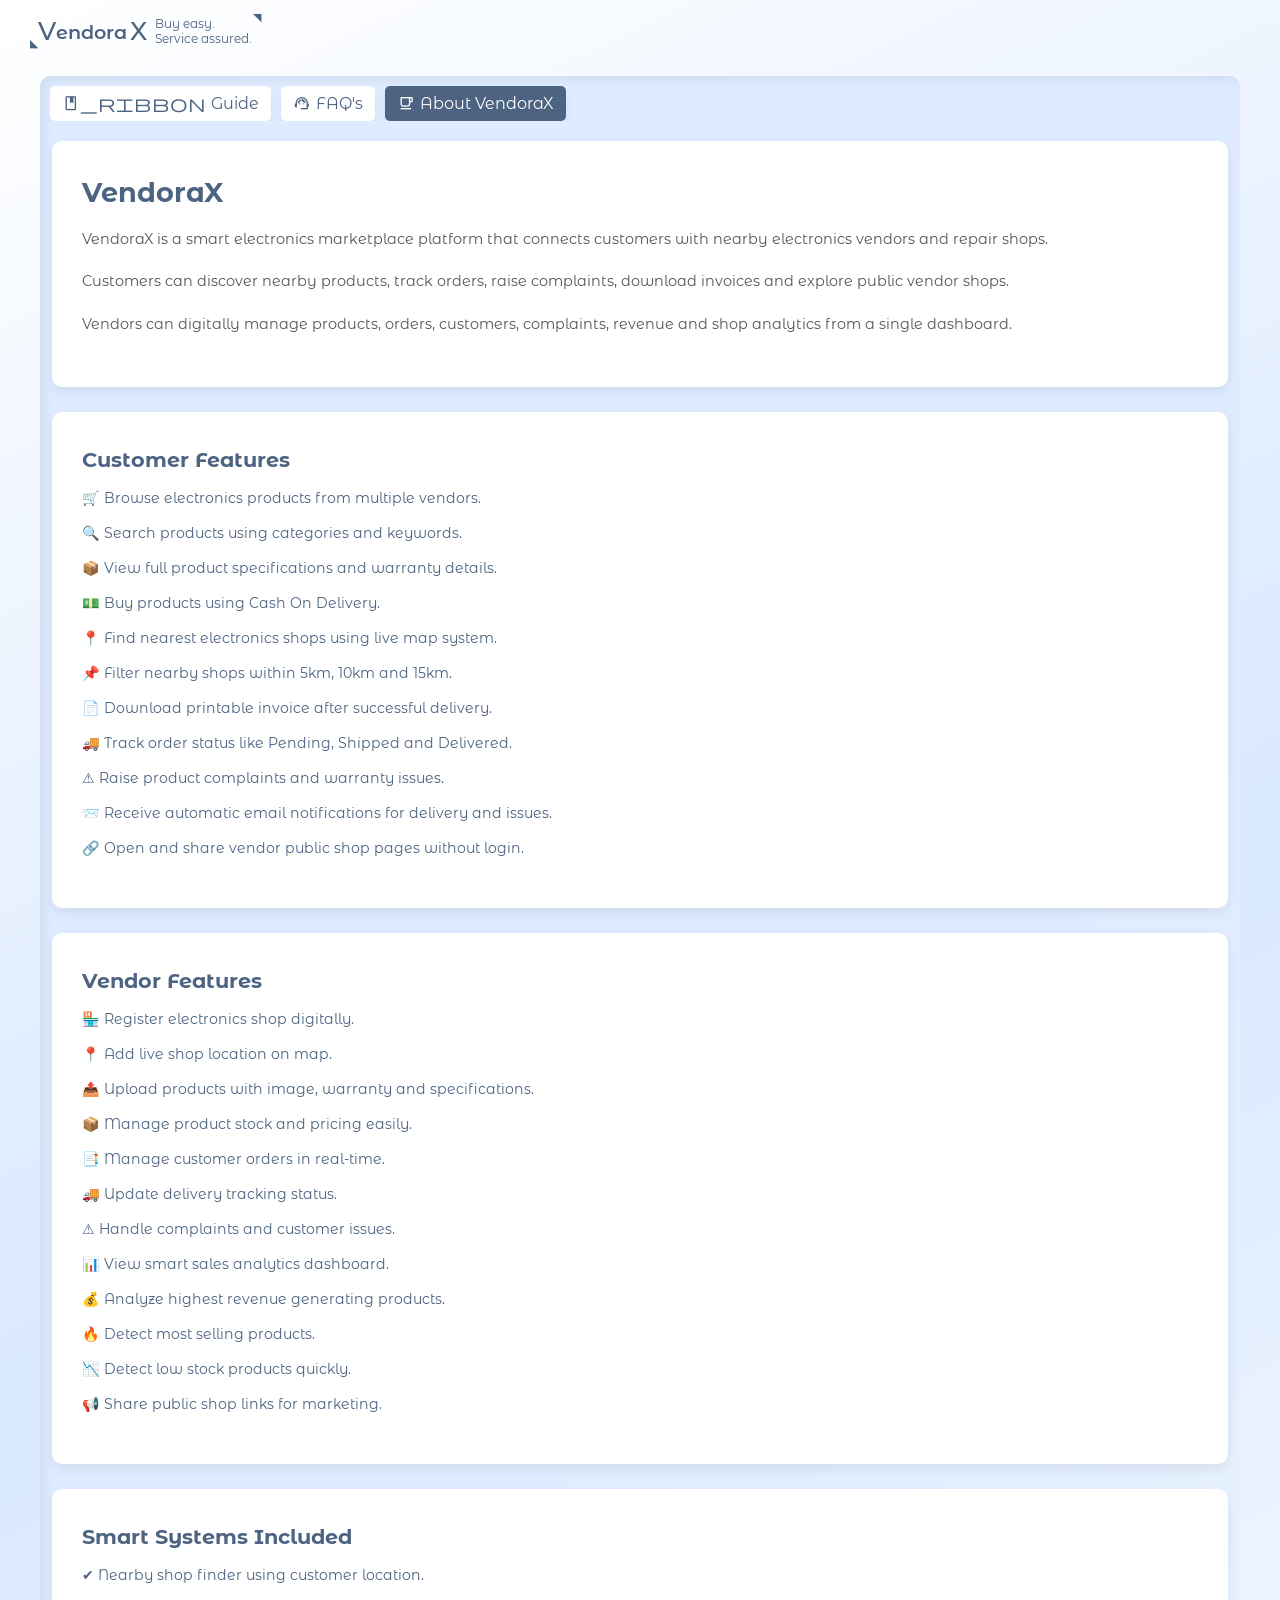
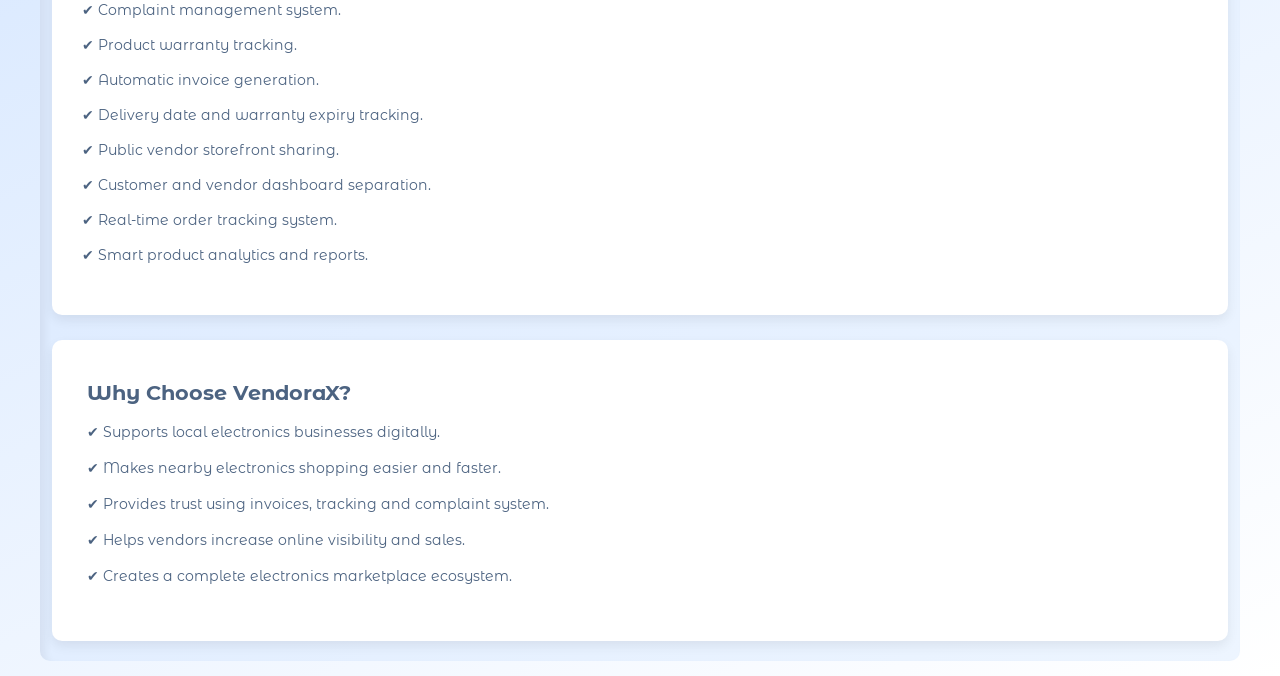
<file: About.html>
<!-- <!DOCTYPE html> -->
<html lang="en">

<head>
    <meta charset="UTF-8">
    <meta name="viewport" content="width=device-width, initial-scale=1.0">

    <title>VendoraX - About </title>

    <link href="https://fonts.googleapis.com/css2?family=Material+Symbols+Outlined" rel="stylesheet">
    <link rel="stylesheet" href="css/index.css">
    <link rel="stylesheet" href="css/login.css">


</head>
<body>

    <div id="container">
        <div id="navbar">
            <div id="Navlogo">
                <div id="cornerStart">◣</div>

                <div id="VX">V</div>
                <div id="endora">endora</div>
                <div id="VX">X</div>
                <div id="tagline">Buy easy.<br>Service assured.</div>

                <div id="cornerEnd">◥</div>
            </div>

        </div>

        <div id="pageContent">

            <div id="ShopkeeperProcessArea">

                <div id="ShopkeeperOptionsBtns">
                    <div class="optBtn" onclick="showGuide()"><span class="material-symbols-outlined">book_ribbon</span>Guide</div>
                    <div class="optBtn" onclick="showFaqs()"><span class="material-symbols-outlined">support_agent</span>FAQ's</div>
                    <div class="optBtn" onclick="showAbout()"><span class="material-symbols-outlined">local_cafe</span>About VendoraX</div>
                </div>

                <div id="ProductPage">

                </div>


            </div>

        </div>
    </div>

</body>
<script src="js/about_DOM.js"></script>
</html>
</file>
<file: css/index.css>
/* https://colorhunt.co/palette/27374d 526d82 9db2bf dde6ed */

@import url('https://fonts.googleapis.com/css2?family=Montserrat+Alternates:ital,wght@0,100;0,200;0,300;0,400;0,500;0,600;0,700;0,800;0,900;1,100;1,200;1,300;1,400;1,500;1,600;1,700;1,800;1,900&display=swap');
/* font-family: "Montserrat Alternates", sans-serif; */

html,
body {
    margin: 0;
    padding: 0;
}

/* ---- Navbar ---- */

body {
    min-height: 100dvh;
    background: linear-gradient(180deg, #f5f7fa, #e4ecf7);
    background: linear-gradient(155deg, #fff, #d8e8ff, #fff);
    background-repeat: no-repeat;
}

#navbar {
    display: flex;
    justify-content: space-between;
    color: #4c6381;
    padding: 15px 30px;
    align-items: center;
    user-select: none;
}

#Navlogo {
    /* color: #526D82; */
    color: #4c6381;
    display: flex;
    align-items: center;
    font-family: "Montserrat Alternates", sans-serif;
}

#Navlogo #VX {
    display: flex;
    align-items: center;
    font-weight: 500;
    font-size: 1.6rem;
}

#Navlogo #endora {
    display: flex;
    align-items: center;
    font-size: 1.2rem;
    font-weight: 600;
    margin: 0 3px -2px 0;
}

#Navlogo #tagline {
    font-size: 0.75rem;
    margin-left: 8px;
    align-self: center;
}

#cornerStart {
    align-self: flex-end;
    margin: 0 0px -4px 0;
    font-size: 0.7rem;
}

#cornerEnd {
    align-self: flex-start;
    margin: -5px 0 0 1px;
    font-size: 0.7rem;
}

#navbar #NavlinkContainer {
    display: flex;
    justify-content: flex-end;
    align-items: center;
    text-align: center;
    gap: 10px;
}

#NavlinkContainer #navSearch {
    font-family: "Montserrat Alternates", sans-serif;
    box-shadow: 0px 7px 10px #0000000f;
    font-size: 1rem;
    padding: 10px 16px;
    color: #4c6381;
    width: 30%;
    border-radius: 50px;
    border: transparent;
    outline: none;
    transition: all 0.4s ease;
    /* margin-right: -52px; */
}

#NavlinkContainer .NavLink {
    display: flex;
    text-align: center;
    background-color: #ffffff;
    /* padding: 9px 10px; */
    border-radius: 50%;
    box-shadow: 0px 7px 10px #0000000f;
    cursor: pointer;
}

.material-symbols-outlined {
    font-size: 1.4rem;
    padding: 10px;
    border-radius: 50%;
    /* background-color: red; */
}

#NavlinkContainer .NavLink .material-symbols-outlined:hover {
    color: #fff;
    background-color: #4c6381;
}

.NavMenu {
    top: 70px;
    width: 270px;
    position: absolute;
    align-items: end;
    box-shadow: 0px 7px 10px #0000000f;
    background-color: #fff;
    border-radius: 5px;
    font-family: "Montserrat Alternates", sans-serif;
    z-index: 1;
}


#AccountServicesBtns {
    display: none;
    /* right: 130px; */
    flex-direction: column;
}

#MoreServicesBtns {
    display: none;
    /* right: 30px; */
    flex-direction: column;
}

#AccountServicesBtns:hover,
#MoreServicesBtns:hover {
    display: flex;
}

.NavMenu #NavMenuBtn {
    display: flex;
    align-items: center;
    justify-content: flex-end;
    padding: 10px 15px;
    border-bottom: 1px solid #4c63811c;
    border-radius: 5px;
    cursor: pointer;
    width: stretch;
}

.NavMenu #NavMenuBtn:hover {
    font-weight: 500;
    font-size: 1.05rem;
    text-shadow: 2px 5px 5px #4c638148;
}

#NavMenuBtn #btnSmallTag {
    font-size: 0.65rem;
    font-weight: 500;
    margin-right: 5px;
}

/* ---- pageContent ---- */

#pageContent {
    display: flex;
    flex-direction: column;
    justify-self: center;
    /* gap: 10px; */
    width: stretch;
    padding: 15px 40px;
    font-family: "Montserrat Alternates", sans-serif;
    min-height: 60vh;
}

#pageContent #welcomeVendor {
    width: stretch;
    display: flex;
    align-self: center;
    justify-content: space-between;
    /* padding: 15px 40px; */
    color: #4c6381;
}

#pageContent #welcomeVendor span {
    font-size: 1rem;
}

#pageContent #welcomeVendor #ShopDets {
    width: 65%;
}

#NameOfTheShop {
    font-size: 1.3rem;
    font-weight: 300;
}

#pageContent #welcomeVendor #theTime {
    width: 35%;
    text-align: end;
    color: #6C7F8E;
    font-family: "Montserrat Alternates", sans-serif;
    font-weight: 300;
}

#theTime p {
    margin-block-start: 0;
    margin-block-end: 0;
}

/* Options  */
#ShopkeeperOptionsBtns {

    /* margin: 10px 10px 0 10px; */
    margin: 10px;
    display: flex;
    overflow: scroll;
    gap: 10px;
}

#ShopkeeperOptionsBtns::-webkit-scrollbar {
    display: none;
}

.optBtn {
    display: flex;
    justify-content: center;

    font-size: 1rem;
    color: #4c6381;
    background-color: #fff;
    padding: 8px 12px;
    border-radius: 5px;
    white-space: nowrap;
    box-shadow: 0px 7px 10px #0000000f;
    cursor: pointer;
}

.optBtn .material-symbols-outlined,
#NavMenuBtn .material-symbols-outlined {
    font-size: 1.1rem;
    margin-right: 5px;
    margin-top: 1px;
    padding: 0;
}


#endBtnCover {
    display: block;
    white-space: nowrap;
    width: 25px;
    background: linear-gradient(90deg, transparent, #d9e9ff, #dce9ff);

    box-shadow: none;
    position: absolute;
    height: 35px;
    margin-top: -5px;
    right: 40px;
    scroll-behavior: smooth;
}

.optBtn:hover {
    color: #fff;
    background-color: #4c6381;
}

/* ShopkeeperProcessArea */
#ShopkeeperProcessArea {
    color: #4c6381;
    box-shadow: inset 5px 5px 8px 0px #0000000f;
    border-radius: 10px;
    /* padding: 10px; */
    background: linear-gradient(135deg, #DFECFF 55%, #edf5ff);
    min-height: 500px;
}

#ShopkeeperProcessArea #ProductPage fieldset {
    padding: 10px;
    border: none;
}

#ProductOptionsBtns {
    display: flex;
    gap: 10px;
    margin-bottom: 5px;
}

/* --Products---- */

#productCards {
    display: grid;
    /* grid-template-columns: repeat(auto-fit, minmax(180px, 1fr)); */
    grid-template-columns: repeat(auto-fit, minmax(200px, 1fr));
    gap: 15px;
    padding: 0px;
}

#productCards .product {
    padding: 10px;
    background: #fff;
    display: flex;
    flex-direction: column;
    justify-content: space-between;
    border-radius: 8px;
    box-shadow: 0px 5px 10px #00000010;
    transition: 0.2s;
    max-width: 240px;
    min-height: 385px;
}

#productCards{
    display: flex;
    flex-wrap: wrap;
    gap: 15px;
    padding: 0;
    align-items: flex-start;
}

#productCards .product{
    width: 204px;
    padding: 10px;
    background: #fff;

    display: flex;
    flex-direction: column;
    justify-content: space-between;

    border-radius: 8px;
    box-shadow: 0px 5px 10px #00000010;
    transition: 0.2s;
}

#productCards .product:hover {
    transform: translateY(-3px);
}

#productCards .product img {
    width: 100%;
    height: 150px;
    object-fit: cover;
    border-radius: 5px;
}

#productCards .product #productName {
    margin-top: 10px;
}

#productCards .product #productPrice {
    margin: 5px 0;
    font-size: 1.3rem;
    font-weight: 600;
}

#productCards .product #productCompany {
    font-size: 0.8rem;
    font-weight: 600;
}

#productCards .product #productDescription {
    font-size: 0.9rem;
    font-weight: 500;
}

#productCards .product #productSeller {
    display: flex;
    align-items: center;
    font-size: 0.8rem;
    font-weight: 400;
}

/* Cart */

/* Product Profiler */

#ProductProfiler {
    font-family: "Montserrat Alternates", sans-serif;

    position: absolute;
    top: 0;
    width: 100%;
    height: 100dvh;
    display: flex;
    justify-content: center;
    align-items: center;
}

#ProductProfiler #detailContainer {
    width: 70%;
    color: #4c6381;
    height: 75vh;
    background-color: #d8e8ff;
    display: flex;
    box-shadow: 0px 5px 15px #0000002b;
    border: 10px solid white;
    border-radius: 10px;
}

#ProductProfiler #detailContainer #productImage,#productImage {
    padding: 10px;
    width: 450px;
    height: 100%;
}

#ProductProfiler #detailContainer #ProductEditInfo {
    width: 50%;
    overflow: scroll;
}

#ProductProfiler #detailContainer #ProductEditInfo::-webkit-scrollbar {
    display: none;
}

#ProductProfiler #detailContainer #ProductEditInfo form {
    width: 80%;
}

#ProductProfiler #detailContainer #productImage img , #productImage img {
    width: 450px;
    height: 95%;
    border-radius: 10px;
    background-size: cover;
}

/* Order For Vendor */

#ListingOrderItems #orderdetailContainer {
    /* width: stretch; */
    padding: 10px;
    margin-bottom: 5px;
    background-color: white;
    display: flex;
    justify-content: space-between;
    border-radius: 5px;

}

#ListingOrderItems #orderdetailContainer #productImage , #productImage {
    width: 230px;
    height: 180px;
    background-size: cover;
}

#ListingOrderItems #orderdetailContainer #productImage img, #productImage img {
    border-radius: 5px;
    width: inherit;
    height: inherit;
    background-size: cover;

}

#ListingOrderItems #orderdetailContainer #ProductEditInfo {
    width: stretch;
    display: flex;
}

#ListingOrderItems #orderdetailContainer #ProductEditInfo form {
    width: fit-content;
    padding: 0 15px;
}

#ListingOrderItems #orderdetailContainer #ProductEditInfo #CartDelBuy button {
    width: 100px;
    margin: 0;
}

#ListingOrderItems #orderdetailContainer #ProductEditInfo #CartDelBuy {
    min-width: fit-content;
    display: flex;
    padding: 0;
    height: fit-content;
    gap: 5px;
}

#contentNbtn {
    width: stretch;
    display: flex;
    flex-direction: row;
    justify-content: space-between;
}

@media (max-width:720px) {
    #navbar {
        padding: 15px 20px;
    }


    #Navlogo #VX {
        font-weight: 500;
        font-size: 1.3rem;
    }

    #Navlogo #endora {
        font-size: 1.1rem;
        font-weight: 600;
        margin: 0 3px -2px 0;
    }

    #Navlogo #tagline {
        display: none;
    }

    #cornerStart {
        margin: 0 0 -2px 0;
        font-size: 0.6rem;
    }

    #cornerEnd {
        margin: -4px 0px 0 2px;
        font-size: 0.6rem;
    }

    /* #NavlinkContainer .NavLink {
        padding: 9px 10px;
    } */

    .material-symbols-outlined {
        font-size: 1.2rem;
        user-select: none;
    }

    /* pageContent */

    #pageContent {
        /* padding: 15px 20px; */
        padding: 0 10px;
        /* gap: 10px; */
    }

    #pageContent #welcomeVendor {
        width: stretch;
        padding: 0 10px;
    }

    #pageContent #welcomeVendor span {
        font-size: 0.9rem;
    }

    #pageContent #welcomeVendor #NameOfTheShop {
        font-size: 1rem;
        font-weight: 300;
    }

    #theTime p {
        font-size: 0.8rem;
    }

    /* options  */

    #NavlinkContainer #navSearch {
        width: 100%;
    }

    #ShopkeeperOptionsBtns {
        /* margin-top: 30px; */
        overflow: scroll;
    }

    .optBtn {
        font-size: 0.9rem;
        box-shadow: 0px 5px 8px #00000010;
    }


    #productCards {
        /* display: grid; */
        gap: 10px;
    }


    #endBtnCover {
        display: none;
        background: linear-gradient(90deg, transparent, #e7f1ff, #e6effd);
        right: 20px;
    }


    /* Cart orders */

    #ListingOrderItems {
        display: grid;
        grid-template-columns: repeat(auto-fit, minmax(240px, 1fr));
        gap: 15px;
    }

    #ListingOrderItems #orderdetailContainer {
        display: flex;
        flex-direction: column;
        width: auto;
        /* width: fit-content; */
    }

    #ListingOrderItems #orderdetailContainer #productImage {
        width: 100%;
    }

    #ListingOrderItems #orderdetailContainer #productImage img {
        width: inherit;
    }

    #ListingOrderItems #orderdetailContainer #ProductEditInfo {
        /* width: stretch; */
        display: flex;
        flex-direction: column;
    }

    #ListingOrderItems #orderdetailContainer #ProductEditInfo form {
        padding: 10px;
        margin-block-end: 0;
    }

    #ListingOrderItems #orderdetailContainer #ProductEditInfo #CartDelBuy {
        flex-direction: row;
        padding: 0 10px;
        margin-bottom: 10px;
    }

    #contentNbtn {
        display: flex;
        flex-direction: column;
    }

}
</file>
<file: css/login.css>
@import url('https://fonts.googleapis.com/css2?family=Montserrat+Alternates:ital,wght@0,100;0,200;0,300;0,400;0,500;0,600;0,700;0,800;0,900;1,100;1,200;1,300;1,400;1,500;1,600;1,700;1,800;1,900&display=swap');

form {
    padding: 25px 0 25px 0;
    display: flex;
    flex-direction: column;
    width: 30%;
    color: #4c6381;
    min-width: 200px;
    justify-self: center;
}

form .errPlace {
    color: red;
    margin-bottom: 10px;
}

form label {
    font-family: "Montserrat Alternates", sans-serif;
    margin: 5px 0;
}

form p {
    margin-block-start: 0;
    margin-block-end: 0;
}

form input[type="text"],
form input[type="email"],
form input[type="password"],
form input[type="time"],
form input[type="date"],
form input[type="number"],
form input[type="file"],
form select,
form textarea {
    padding: 8px 10px;
    margin-bottom: 10px;
    font-size: 1rem;
    border-radius: 5px;
    outline: none;
    /* border: none; */
    border: 1px solid #4c6381;
    font-family: "Montserrat Alternates", sans-serif;

    /* font-family: "Sora", sans-serif; */
    /* color: #6C7F8E; */
    box-shadow: 0px 0px 5px #dedede;
    
    cursor: pointer;
}

form input[type="time"]:focus,
form input[type="date"]:focus {
    background-color: #f2f2f2;
}

form button , div button{
    display: inline;
    color: #4c6381;
    /* color: #6C7F8E; */
    background-color: #fff;

    padding: 10px 15px;
    width: max-content;
    font-size: 1rem;
    margin: 10px 10px 20px 0;

    border: 1px solid #4c6381;
    cursor: pointer;
    box-shadow: 0px 0px 5px #dedede;
    border-radius: 5px;
}

form button:hover {
    color: #fff;
    background-color: #4c6381;
}

.hover {
    color: #fff;
    background-color: #4c6381;
}

#AddingTaskForm  input[type="text"],
#AddingTaskForm  input[type="email"],
#AddingTaskForm  input[type="password"],
#AddingTaskForm  input[type="time"],
#AddingTaskForm  input[type="date"],
#AddingTaskForm  input[type="number"],
#AddingTaskForm input[type="file"],
#AddingTaskForm select,
#AddingTaskForm  textarea {
    border: none;  
    font-family: "Montserrat Alternates", sans-serif;
    cursor: pointer;
    box-shadow: inset 3px 3px 20px 0px #eaeaea;
}

div input,
div select,
div textarea {
    padding: 8px 10px;
    margin-top: 4px;
    margin-bottom: 5px;
    font-size: 1rem;
    border-radius: 5px;
    outline: none;
    /* border: none; */
    border: 1px solid #4c6381;
    font-family: "Montserrat Alternates", sans-serif;

    /* font-family: "Sora", sans-serif; */
    /* color: #6C7F8E; */
    box-shadow: 0px 0px 5px #dedede;
    
    cursor: pointer;
}

#AddingTaskForm input[type="file"]::-webkit-file-upload-button{
    border: none;  
    border-radius: 5px;
    font-size: 0.8rem;
    padding: 5px 6px;
    background-color: #fff;
    color: #4c6381;
    font-family: "Montserrat Alternates", sans-serif;
    box-shadow: 3px 3px 20px 0px #eaeaea;
}

.LoginRegisterContainer {
    position: absolute;
    top: 0;
    /* width: 100%; */
    /* height: 100vh; */
    /* background-color: #0001; */
    background-color: #ffffff21;

    overflow: hidden;
}

#page {
    /* filter: blur(4px); */
    filter: blur(0px);
    overflow-x: hidden;
    height: 100vh;
}

#blurlayer {
    display: flex;
    justify-content: center;
    align-items: flex-start;
    /* overflow: scroll; */
    overflow-x: hidden;
}

::-webkit-scrollbar{
    display: none;
}

.formContainer {
    width: 30%;
    min-width: 400px;
    box-shadow: 0px 0px 10px #b5bfc6;
    border-radius: 10px;
    background: #fff;
    display: flex;
    justify-content: center;
}

.formContainer form {
    color: #4c6381;
    /* color: #657886; */
    /* font-family: "Sora", sans-serif; */
font-family: "Montserrat Alternates", sans-serif;
    width: 80%;
}

hr {
    display: none;
}

/* Listing Tasks  */

#ListingAllTask fieldset legend{
    background-color: #fafafa;
    border: 1px solid #657886;
    border-radius: 5px;
    padding: 2px 10px; 

}

.material-icons {
        font-size: 20px;
    }

.theListForm{
    margin: 5px 0;
    display:flex;
    flex-direction:row;
    width:90%;
    max-width: 900px;
}

#TaskListTiming{
    width:15%;
    text-align:center;
}

#taskTime{
font-family: "Montserrat Alternates", sans-serif;
    /* font-family: "Montserrat", sans-serif;
    font-family: "Sora", sans-serif; */
    font-weight: 600;
    padding:8px 10px;
    margin-left: 10px;
}

#theInnerTask{
    display:flex;
    /* flex-direction:column; */
    width:100%;
}

#theInnerTaskInputs{
    display:flex;
    flex-direction: column;
    width:100%;
}


#theInnerTaskInputs div{
    display: flex;
    flex-direction: column;
}

#theInnerTaskInputs #timeDateContainer{
    display: flex;
    flex-direction: row;
    gap: 5px;
}


#theInnerTaskInputs input{
    background-color: #f7f7f7;
    margin-bottom:5px;
}

#theInnerTaskInputs textarea{
    background-color: #f7f7f7;
}

#theInnerTaskInputs input[type="time"],
#theInnerTaskInputs input[type="date"]{
    background-color: #f7f7f7;
    background-color: #fff;
}

#listedOptBtns{
    display:flex;
    flex-direction: column;
    /* width:40%; */
    margin-right: 15px;
}

#listedOptBtns button{
    margin:0 0 5px 5px;
    padding: 8px 8px 5px 8px;
    /* width:40%; */
}

#listedOptBtns button span{
    font-size: 18px;
}

#theInnerTask textarea{
    resize:vertical;
}

#theHr{
    width: 100%;
    height: 1px;
    display: block;
    margin: 10px 0 10px;
    background-color: #b5bfc6;
    border: none;
}


/* Errors  */

.editErr{
    position: absolute ;
    margin: -33px 0 0 20px;
    background-color: rgb(255, 248, 248);
    padding: 3px 15px;
    border-radius: 5px;
    border: 1px solid rgb(255, 138, 138);
}



@media (max-width:720px) {
.formContainer {
    width: 30%;
    min-width: 95%;
    padding: 10px 0;
}


}
</file>
